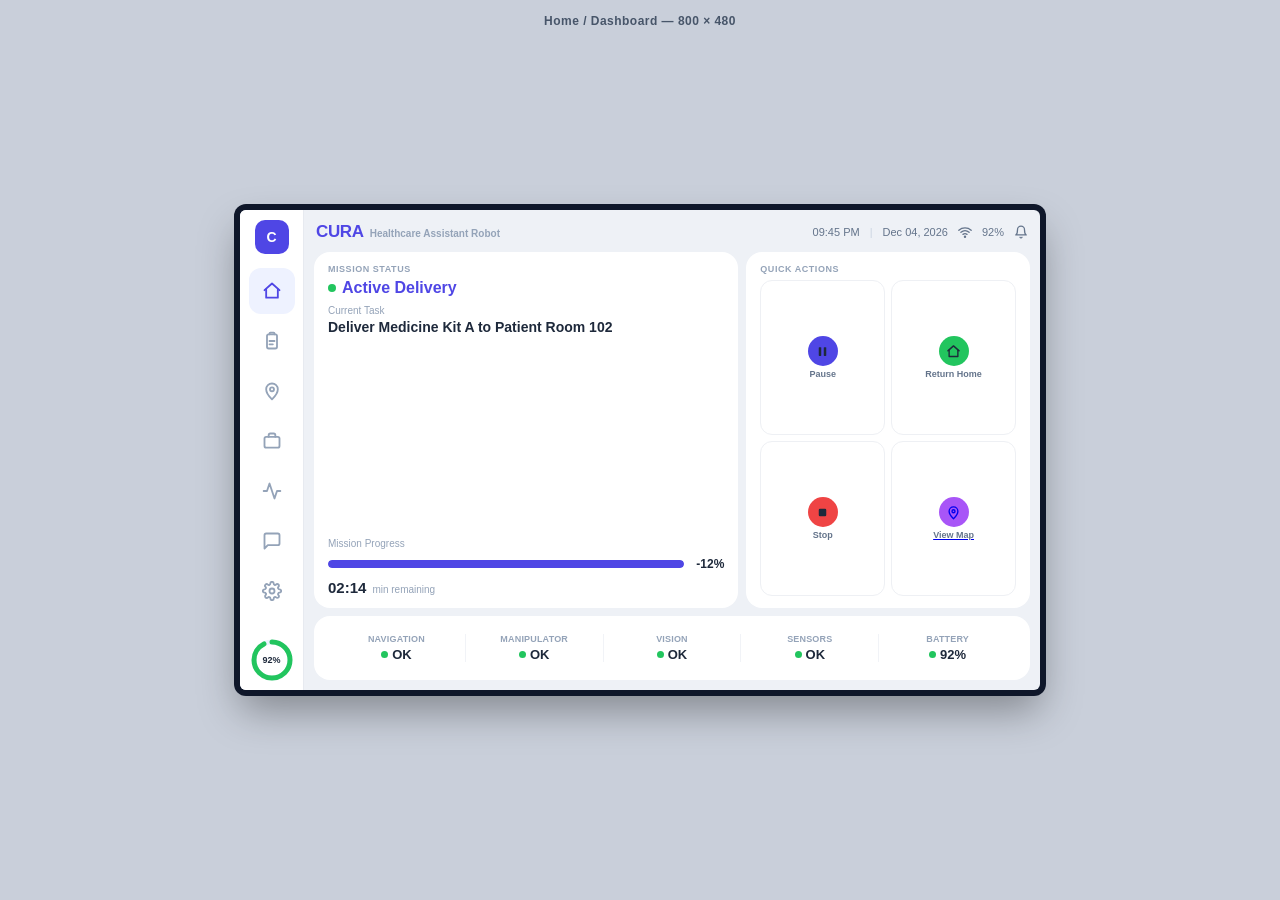
<file: dashboard/index.html>
<!DOCTYPE html>
<html lang="en">
<head>
<meta charset="UTF-8" />
<title>CURA — Dashboard</title>
<link rel="stylesheet" href="assets/css/style.css" />
</head>
<body>
<div class="preview-label">Home / Dashboard — 800 × 480</div>
<div id="screen">
  <div class="sidebar" id="sidebar"></div>
  <div class="main">
    <div class="topbar" id="topbar"></div>
    <div class="content" id="content"></div>
  </div>
</div>
<script src="assets/js/state.js"></script>
<script src="assets/js/ui.js"></script>
<script src="assets/js/dashboard.js"></script>
</body>
</html>
</file>
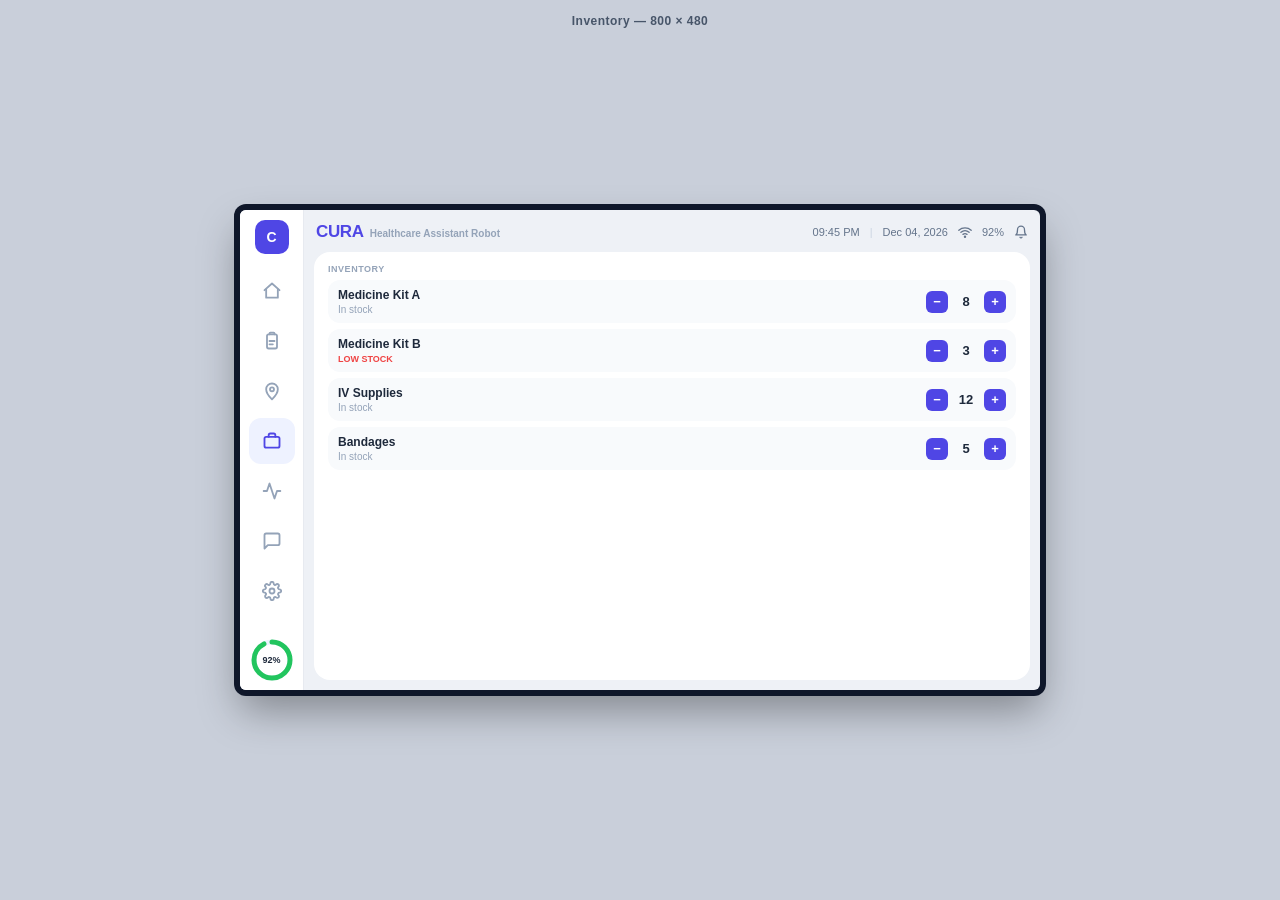
<file: dashboard/pages/inventory.html>
<!DOCTYPE html>
<html lang="en">
<head>
<meta charset="UTF-8" />
<title>CURA — Inventory</title>
<link rel="stylesheet" href="../assets/css/style.css" />
</head>
<body>
<div class="preview-label">Inventory — 800 × 480</div>
<div id="screen">
  <div class="sidebar" id="sidebar"></div>
  <div class="main">
    <div class="topbar" id="topbar"></div>
    <div class="content" id="content"></div>
  </div>
</div>
<script src="../assets/js/state.js"></script>
<script src="../assets/js/ui.js"></script>
<script src="../assets/js/inventory.js"></script>
</body>
</html>
</file>
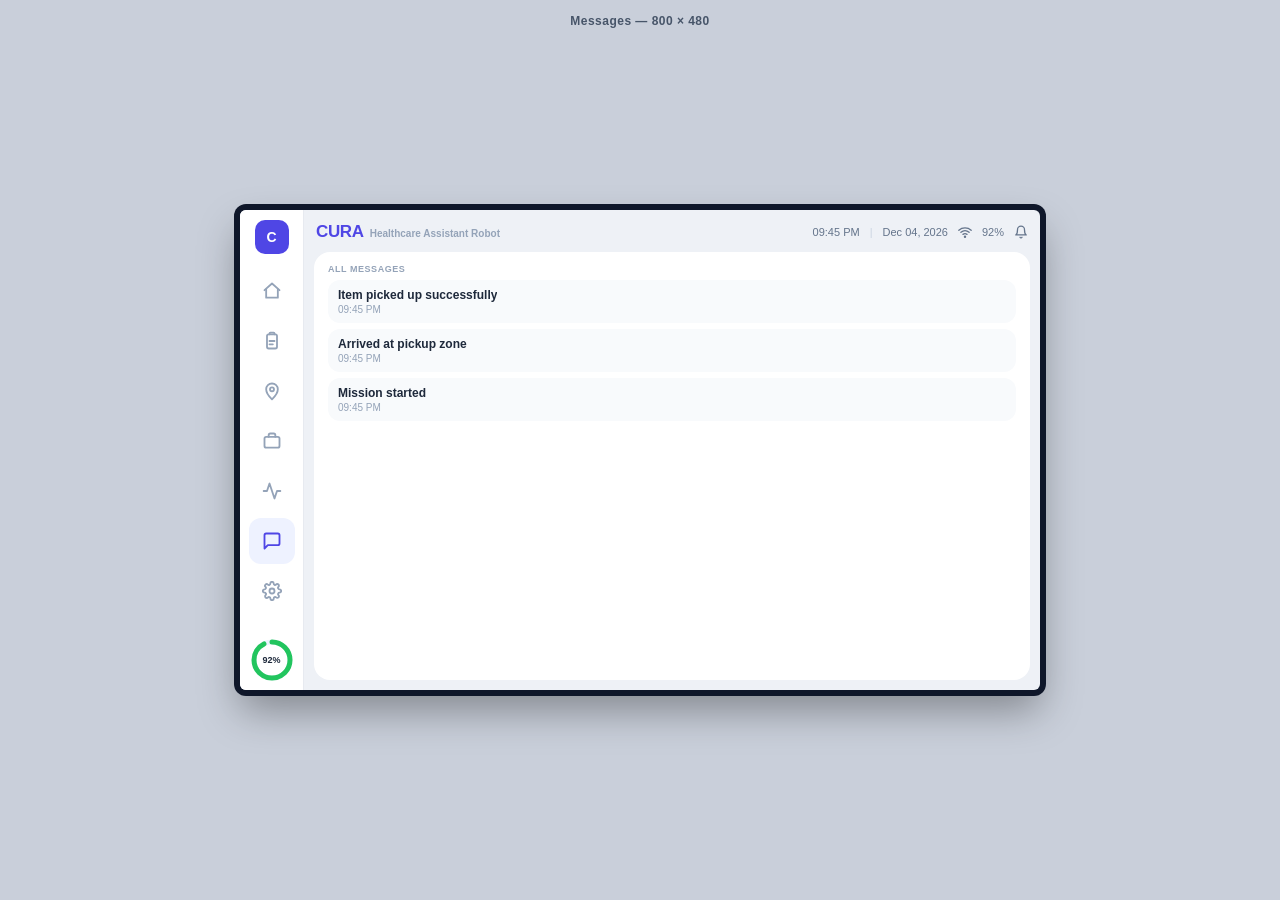
<file: dashboard/pages/messages.html>
<!DOCTYPE html>
<html lang="en">
<head>
<meta charset="UTF-8" />
<title>CURA — Messages</title>
<link rel="stylesheet" href="../assets/css/style.css" />
</head>
<body>
<div class="preview-label">Messages — 800 × 480</div>
<div id="screen">
  <div class="sidebar" id="sidebar"></div>
  <div class="main">
    <div class="topbar" id="topbar"></div>
    <div class="content" id="content"></div>
  </div>
</div>
<script src="../assets/js/state.js"></script>
<script src="../assets/js/ui.js"></script>
<script src="../assets/js/messages.js"></script>
</body>
</html>
</file>
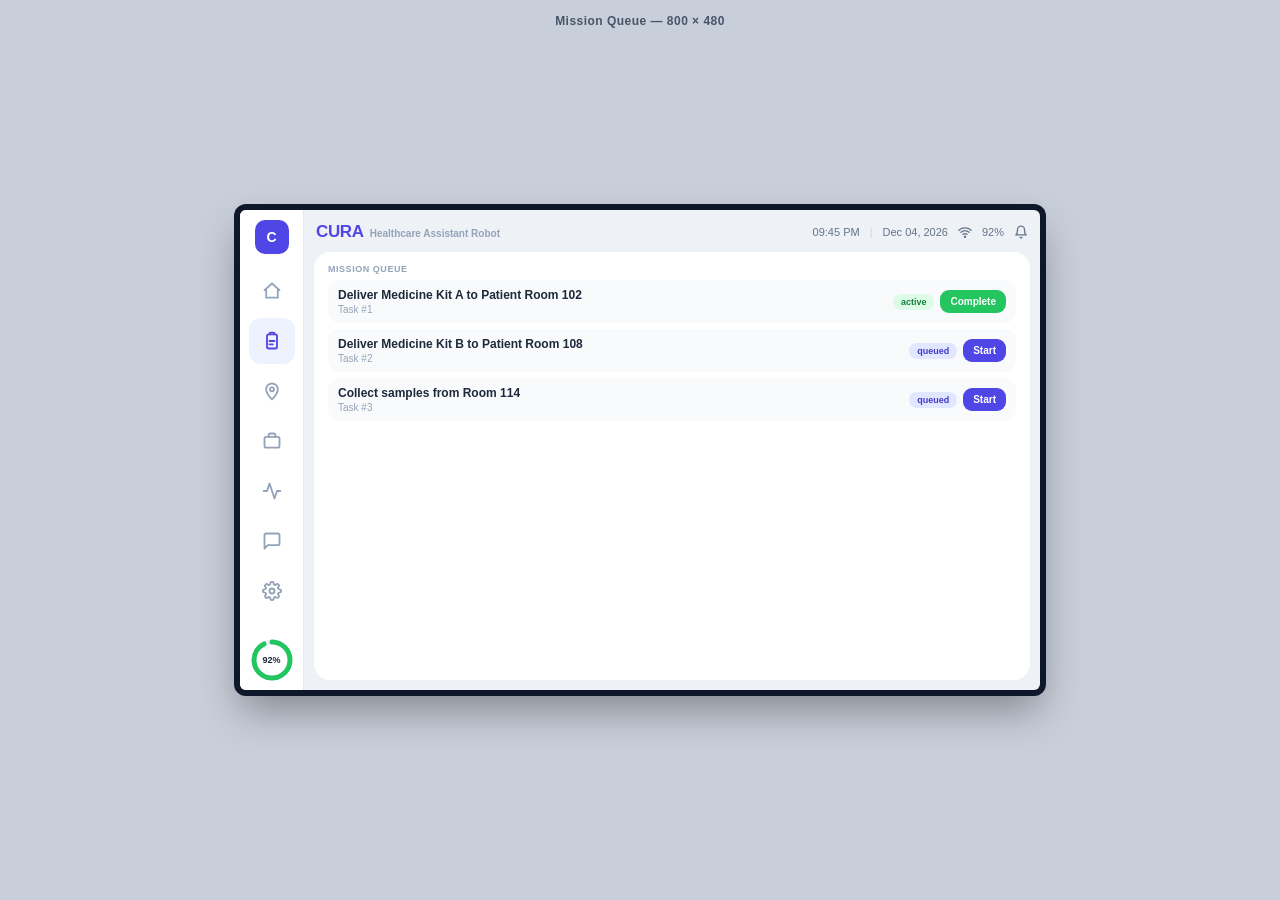
<file: dashboard/pages/mission.html>
<!DOCTYPE html>
<html lang="en">
<head>
<meta charset="UTF-8" />
<title>CURA — Mission Queue</title>
<link rel="stylesheet" href="../assets/css/style.css" />
</head>
<body>
<div class="preview-label">Mission Queue — 800 × 480</div>
<div id="screen">
  <div class="sidebar" id="sidebar"></div>
  <div class="main">
    <div class="topbar" id="topbar"></div>
    <div class="content" id="content"></div>
  </div>
</div>
<script src="../assets/js/state.js"></script>
<script src="../assets/js/ui.js"></script>
<script src="../assets/js/mission.js"></script>
</body>
</html>
</file>
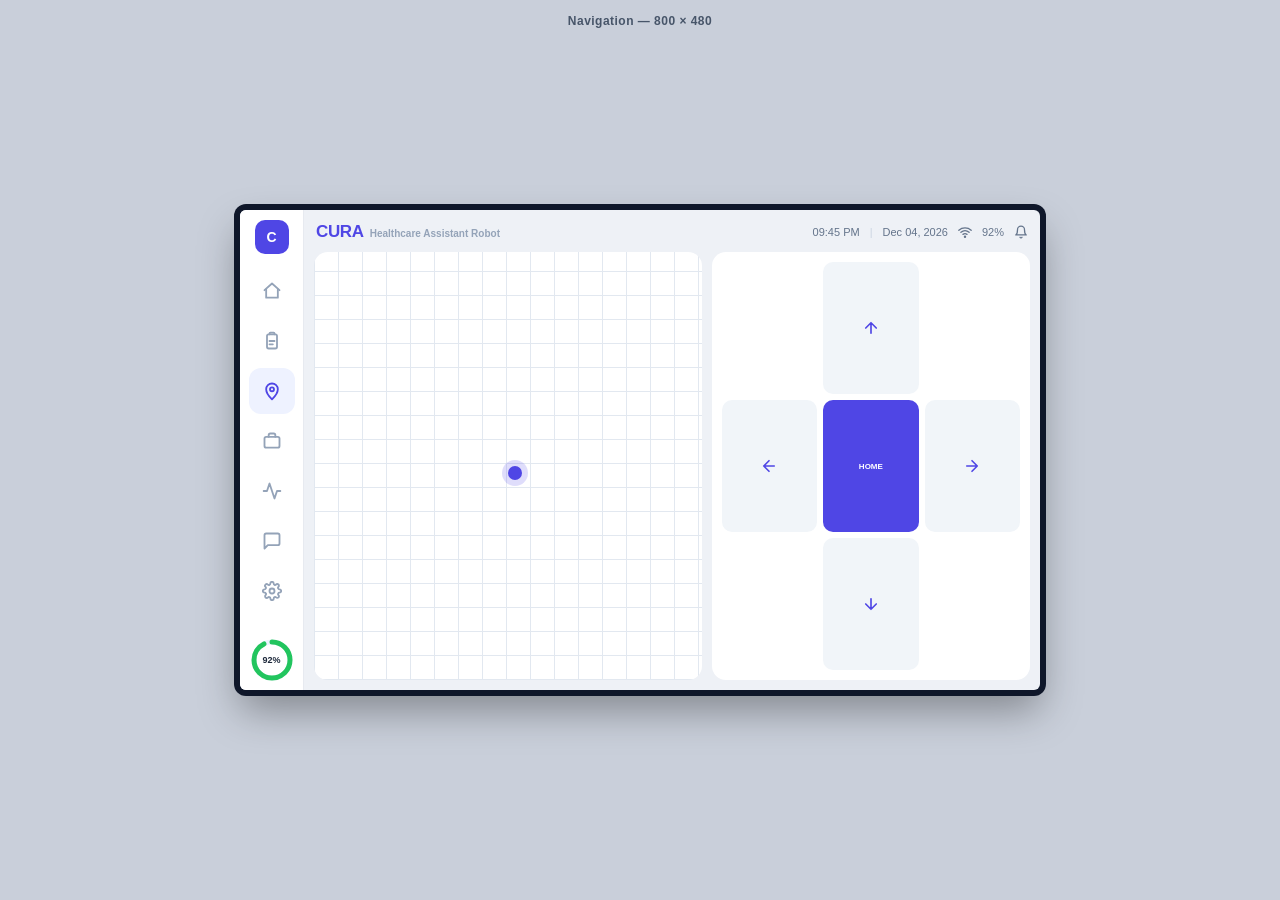
<file: dashboard/pages/navigation.html>
<!DOCTYPE html>
<html lang="en">
<head>
<meta charset="UTF-8" />
<title>CURA — Navigation</title>
<link rel="stylesheet" href="../assets/css/style.css" />
</head>
<body>
<div class="preview-label">Navigation — 800 × 480</div>
<div id="screen">
  <div class="sidebar" id="sidebar"></div>
  <div class="main">
    <div class="topbar" id="topbar"></div>
    <div class="content" id="content"></div>
  </div>
</div>
<script src="../assets/js/state.js"></script>
<script src="../assets/js/ui.js"></script>
<script src="../assets/js/navigation.js"></script>
</body>
</html>
</file>
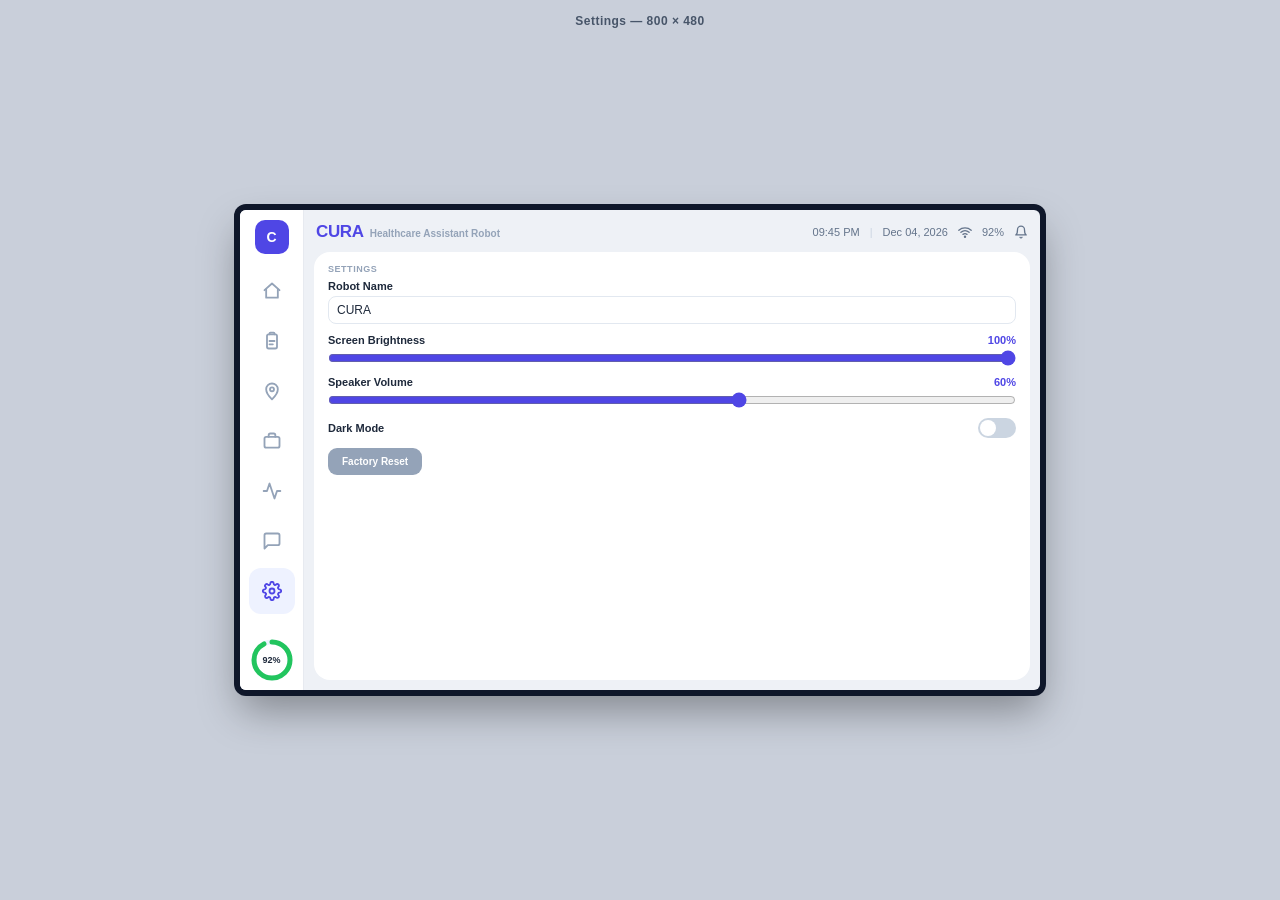
<file: dashboard/pages/settings.html>
<!DOCTYPE html>
<html lang="en">
<head>
<meta charset="UTF-8" />
<title>CURA — Settings</title>
<link rel="stylesheet" href="../assets/css/style.css" />
</head>
<body>
<div class="preview-label">Settings — 800 × 480</div>
<div id="screen">
  <div class="sidebar" id="sidebar"></div>
  <div class="main">
    <div class="topbar" id="topbar"></div>
    <div class="content" id="content"></div>
  </div>
</div>
<script src="../assets/js/state.js"></script>
<script src="../assets/js/ui.js"></script>
<script src="../assets/js/settings.js"></script>
</body>
</html>
</file>
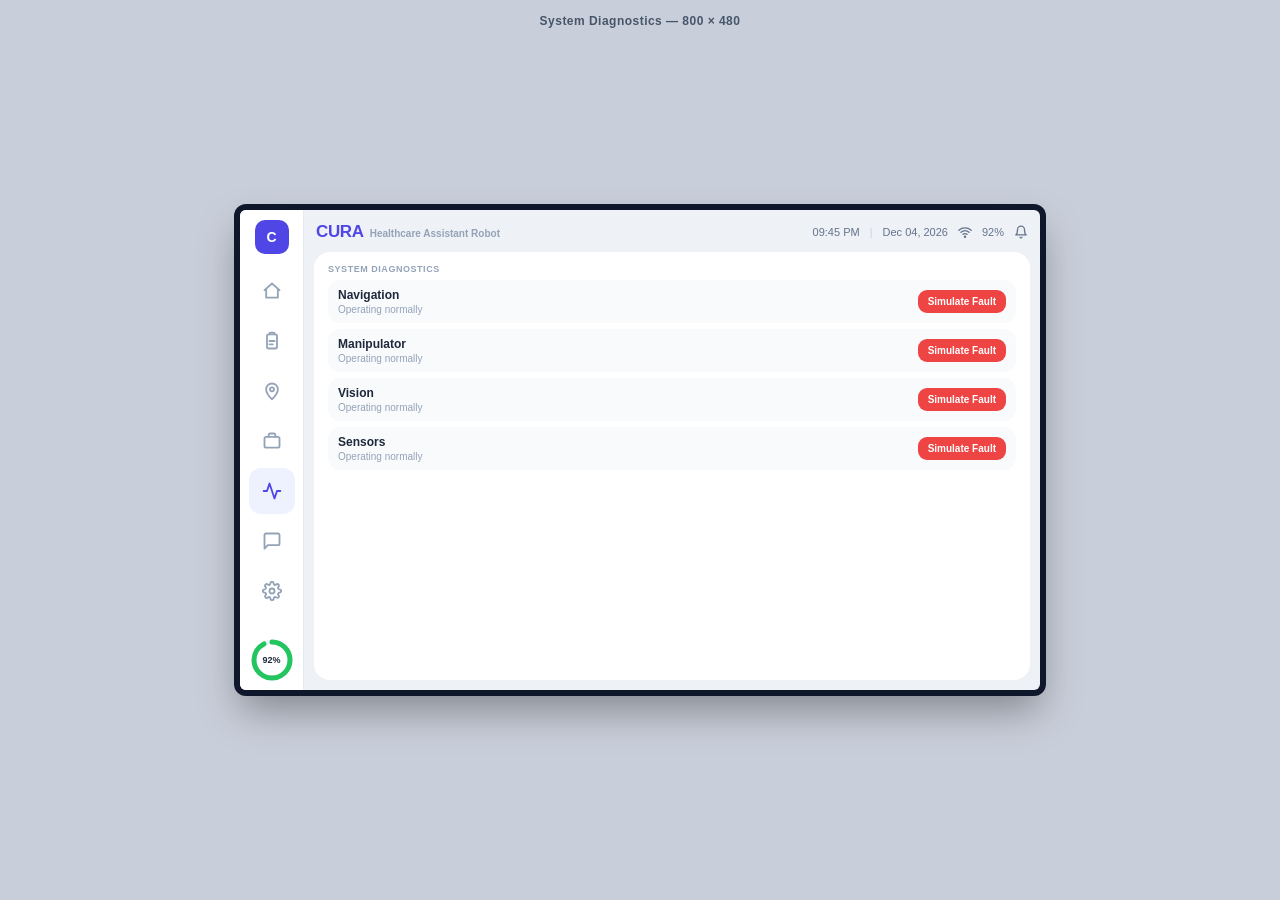
<file: dashboard/pages/system.html>
<!DOCTYPE html>
<html lang="en">
<head>
<meta charset="UTF-8" />
<title>CURA — System Diagnostics</title>
<link rel="stylesheet" href="../assets/css/style.css" />
</head>
<body>
<div class="preview-label">System Diagnostics — 800 × 480</div>
<div id="screen">
  <div class="sidebar" id="sidebar"></div>
  <div class="main">
    <div class="topbar" id="topbar"></div>
    <div class="content" id="content"></div>
  </div>
</div>
<script src="../assets/js/state.js"></script>
<script src="../assets/js/ui.js"></script>
<script src="../assets/js/system.js"></script>
</body>
</html>
</file>
<file: dashboard/assets/css/style.css>
:root{
  --indigo:#4f46e5; --indigo-light:#eef2ff; --green:#22c55e; --red:#ef4444;
  --purple:#a855f7; --amber:#f59e0b; --slate-800:#1e293b; --slate-500:#64748b;
  --slate-400:#94a3b8; --slate-100:#f1f5f9; --slate-50:#f8fafc; --bg:#eef1f6;
  --card-bg:#fff; --text:#1e293b; --sub:#94a3b8;
}
*{box-sizing:border-box;margin:0;padding:0;-webkit-tap-highlight-color:transparent;}
html,body{width:100%;height:100%;background:#c9cfda;font-family:'Segoe UI',-apple-system,Helvetica,Arial,sans-serif;display:flex;align-items:center;justify-content:center;}
.preview-label{position:fixed;top:14px;left:50%;transform:translateX(-50%);font-size:12px;color:#475569;letter-spacing:.04em;font-weight:600;}
#screen{
  width:800px;height:480px;background:var(--bg);display:flex;overflow:hidden;border-radius:6px;
  box-shadow:0 0 0 6px #0f172a,0 20px 40px rgba(0,0,0,.35);user-select:none;transition:filter .2s;
}
#screen.dark{ --bg:#0f1420; --card-bg:#1a2233; --text:#e5e9f2; --sub:#7c88a3; --slate-100:#232d42; }
#screen.dark .sidebar{ background:#151b29; border-color:#232d42; }
#screen.dark .nav-btn{ color:#5b6884; }
#screen.dark .nav-btn.active{ background:#232d4a; color:#a5b4fc; }
#screen.dark .strip, #screen.dark .card{ color:var(--text); }
#screen.dark .chip{ border-color:#232d42; }

.sidebar{width:64px;height:100%;flex-shrink:0;background:#fff;display:flex;flex-direction:column;align-items:center;padding:10px 0 8px;border-right:1px solid #e7eaf0;}
.logo-dot{width:34px;height:34px;border-radius:10px;background:var(--indigo);color:#fff;display:flex;align-items:center;justify-content:center;font-weight:800;font-size:14px;margin-bottom:14px;text-decoration:none;}
.nav{display:flex;flex-direction:column;gap:4px;flex:1;}
.nav-btn{width:46px;height:46px;border-radius:12px;display:flex;align-items:center;justify-content:center;color:var(--slate-400);cursor:pointer;transition:transform .08s, background .15s;text-decoration:none;}
.nav-btn:active{transform:scale(.9);}
.nav-btn.active{background:var(--indigo-light);color:var(--indigo);}
.nav-btn svg{width:20px;height:20px;}
.batt-ring{width:44px;height:44px;position:relative;display:flex;align-items:center;justify-content:center;margin-top:6px;cursor:pointer;text-decoration:none;}
.batt-ring svg{transform:rotate(-90deg);}
.batt-ring span{position:absolute;font-size:9px;font-weight:800;color:var(--text);}

.main{flex:1;height:100%;display:flex;flex-direction:column;padding:8px 10px 10px;min-width:0;color:var(--text);}
.topbar{height:34px;flex-shrink:0;display:flex;align-items:center;justify-content:space-between;padding:0 2px 6px;}
.brand{display:flex;align-items:baseline;gap:6px;}
.brand b{color:var(--indigo);font-size:17px;font-weight:800;letter-spacing:-.02em;}
.brand span{color:var(--sub);font-size:10px;font-weight:600;}
.stat-icons{display:flex;align-items:center;gap:10px;color:var(--slate-500);font-size:11px;}
#screen.dark .stat-icons{color:#9aa7c2;}
.stat-icons .grp{display:flex;align-items:center;gap:4px;}
.stat-icons svg{width:14px;height:14px;}
.bell-wrap{position:relative;cursor:pointer;text-decoration:none;color:inherit;}
.bell-dot{position:absolute;top:-3px;right:-6px;min-width:11px;height:11px;border-radius:6px;background:var(--indigo);color:#fff;font-size:8px;font-weight:800;display:flex;align-items:center;justify-content:center;padding:0 2px;}

.content{flex:1;min-height:0;display:flex;flex-direction:column;gap:8px;}
.card{background:var(--card-bg);border-radius:16px;padding:12px 14px;display:flex;flex-direction:column;transition:background .2s;}
.eyebrow{font-size:9px;letter-spacing:.06em;font-weight:800;color:var(--sub);}

.grid-row1{flex:1;display:flex;gap:8px;min-height:0;}
.mission{flex:1.55;min-width:0;}
.mission-status-row{display:flex;align-items:center;gap:6px;margin:5px 0 8px;}
.mission-status-row .dot{width:8px;height:8px;border-radius:50%;background:var(--green);}
.mission-status-row.paused .dot{background:var(--amber);}
.mission-status-row.stopped .dot{background:var(--red);}
.mission-status-row.idle .dot{background:var(--slate-400);}
.mission-status-row span{font-size:16px;font-weight:800;color:var(--indigo);}
.task-label{font-size:10px;color:var(--sub);}
.task-title{font-size:14px;font-weight:700;color:var(--text);margin-top:3px;line-height:1.25;}
.mission-bottom{margin-top:auto;}
.progress-row{display:flex;align-items:center;gap:8px;margin-top:8px;}
.progress-track{flex:1;height:8px;background:var(--slate-100);border-radius:6px;overflow:hidden;}
.progress-fill{height:100%;background:var(--indigo);border-radius:6px;transition:width .4s linear;}
.progress-pct{font-size:12px;font-weight:800;color:var(--text);width:32px;text-align:right;}
.eta-row{display:flex;align-items:baseline;gap:6px;margin-top:8px;}
.eta-row .eta-val{font-size:15px;font-weight:800;color:var(--text);}
.eta-row .eta-label{font-size:10px;color:var(--sub);}

.actions{flex:1;min-width:0;}
.action-grid{flex:1;display:grid;grid-template-columns:1fr 1fr;grid-template-rows:1fr 1fr;gap:6px;margin-top:6px;}
.action-btn{border-radius:12px;border:1px solid #eef0f4;display:flex;flex-direction:column;align-items:center;justify-content:center;gap:3px;cursor:pointer;transition:transform .08s,opacity .15s;background:transparent;}
#screen.dark .action-btn{border-color:#232d42;}
.action-btn:active{transform:scale(.94);}
.action-btn.disabled{opacity:.35;pointer-events:none;}
.action-btn .icon-circ{width:30px;height:30px;border-radius:50%;display:flex;align-items:center;justify-content:center;}
.action-btn .icon-circ svg{width:15px;height:15px;}
.action-btn label{font-size:9px;font-weight:700;color:var(--slate-500);}
#screen.dark .action-btn label{color:#9aa7c2;}

.strip{height:64px;flex-shrink:0;background:var(--card-bg);border-radius:16px;display:flex;align-items:center;padding:0 14px;}
.chip{flex:1;display:flex;flex-direction:column;align-items:center;gap:3px;border-right:1px solid #f1f3f7;cursor:pointer;text-decoration:none;}
.chip:last-child{border-right:none;}
.chip .chip-label{font-size:9px;color:var(--sub);font-weight:700;letter-spacing:.02em;}
.chip .chip-val{display:flex;align-items:center;gap:4px;font-size:13px;font-weight:800;color:var(--text);}
.chip .chip-val .d{width:7px;height:7px;border-radius:50%;background:var(--green);}
.chip .chip-val .d.fault{background:var(--red);}

.rowlist{flex:1;overflow-y:auto;display:flex;flex-direction:column;gap:6px;margin-top:6px;}
.rowitem{display:flex;align-items:center;justify-content:space-between;background:var(--slate-50);border-radius:12px;padding:8px 10px;gap:8px;}
#screen.dark .rowitem{background:#151b29;}
.rowitem .ri-left{display:flex;flex-direction:column;gap:2px;min-width:0;}
.rowitem .ri-title{font-size:12px;font-weight:700;color:var(--text);white-space:nowrap;overflow:hidden;text-overflow:ellipsis;max-width:280px;}
.rowitem .ri-sub{font-size:10px;color:var(--sub);}
.badge{font-size:9px;font-weight:800;padding:3px 8px;border-radius:20px;white-space:nowrap;}
.badge.active{background:#dcfce7;color:#15803d;}
.badge.queued{background:#e0e7ff;color:#4338ca;}
.badge.done{background:#f1f5f9;color:#64748b;}
.btn{border:none;border-radius:9px;padding:6px 10px;font-size:10px;font-weight:800;cursor:pointer;color:#fff;transition:transform .08s;}
.btn:active{transform:scale(.92);}
.btn.blue{background:var(--indigo);}
.btn.green{background:var(--green);}
.btn.red{background:var(--red);}
.btn.gray{background:#94a3b8;}
.stepper{display:flex;align-items:center;gap:8px;}
.stepper button{width:22px;height:22px;border-radius:6px;border:none;background:var(--indigo);color:#fff;font-weight:800;cursor:pointer;font-size:13px;line-height:1;}
.stepper button:active{transform:scale(.9);}
.stepper .qty{font-size:13px;font-weight:800;width:20px;text-align:center;color:var(--text);}
.low-flag{color:var(--red);font-size:9px;font-weight:800;}

.nav-view{flex:1;display:flex;gap:10px;min-height:0;}
.mapbox{flex:1.3;border-radius:14px;
   background-image:repeating-linear-gradient(0deg,#e2e8f0 0 1px,transparent 1px 24px),repeating-linear-gradient(90deg,#e2e8f0 0 1px,transparent 1px 24px);
   background-color:var(--card-bg);position:relative;overflow:hidden;
}
.robot-dot{position:absolute;width:14px;height:14px;border-radius:50%;background:var(--indigo);box-shadow:0 0 0 6px rgba(79,70,229,.18);transition:left .15s,top .15s;}
.pad{flex:1;background:var(--card-bg);border-radius:14px;display:grid;grid-template-columns:repeat(3,1fr);grid-template-rows:repeat(3,1fr);gap:6px;padding:10px;}
.pad-btn{border:none;border-radius:10px;background:var(--slate-100);display:flex;align-items:center;justify-content:center;cursor:pointer;color:var(--indigo);}
.pad-btn:active{transform:scale(.9);background:var(--indigo-light);}
.pad-btn svg{width:18px;height:18px;}
.pad-center{background:var(--indigo);color:#fff;font-size:8px;font-weight:800;border-radius:10px;display:flex;align-items:center;justify-content:center;text-align:center;cursor:pointer;}

.settings-list{flex:1;overflow-y:auto;display:flex;flex-direction:column;gap:10px;margin-top:6px;}
.setting-row{display:flex;flex-direction:column;gap:4px;}
.setting-row .sr-top{display:flex;align-items:center;justify-content:space-between;}
.setting-row label{font-size:11px;font-weight:700;color:var(--text);}
.setting-row .val{font-size:11px;font-weight:800;color:var(--indigo);}
input[type=range]{width:100%;accent-color:#4f46e5;}
input[type=text]{width:100%;padding:6px 8px;border-radius:8px;border:1px solid #e2e8f0;font-size:12px;background:var(--card-bg);color:var(--text);}
.toggle{width:38px;height:20px;border-radius:20px;background:#cbd5e1;position:relative;cursor:pointer;flex-shrink:0;}
.toggle.on{background:var(--indigo);}
.toggle::after{content:'';position:absolute;top:2px;left:2px;width:16px;height:16px;border-radius:50%;background:#fff;transition:left .15s;}
.toggle.on::after{left:20px;}

::-webkit-scrollbar{width:5px;}
::-webkit-scrollbar-thumb{background:#cbd5e1;border-radius:4px;}
</file>
